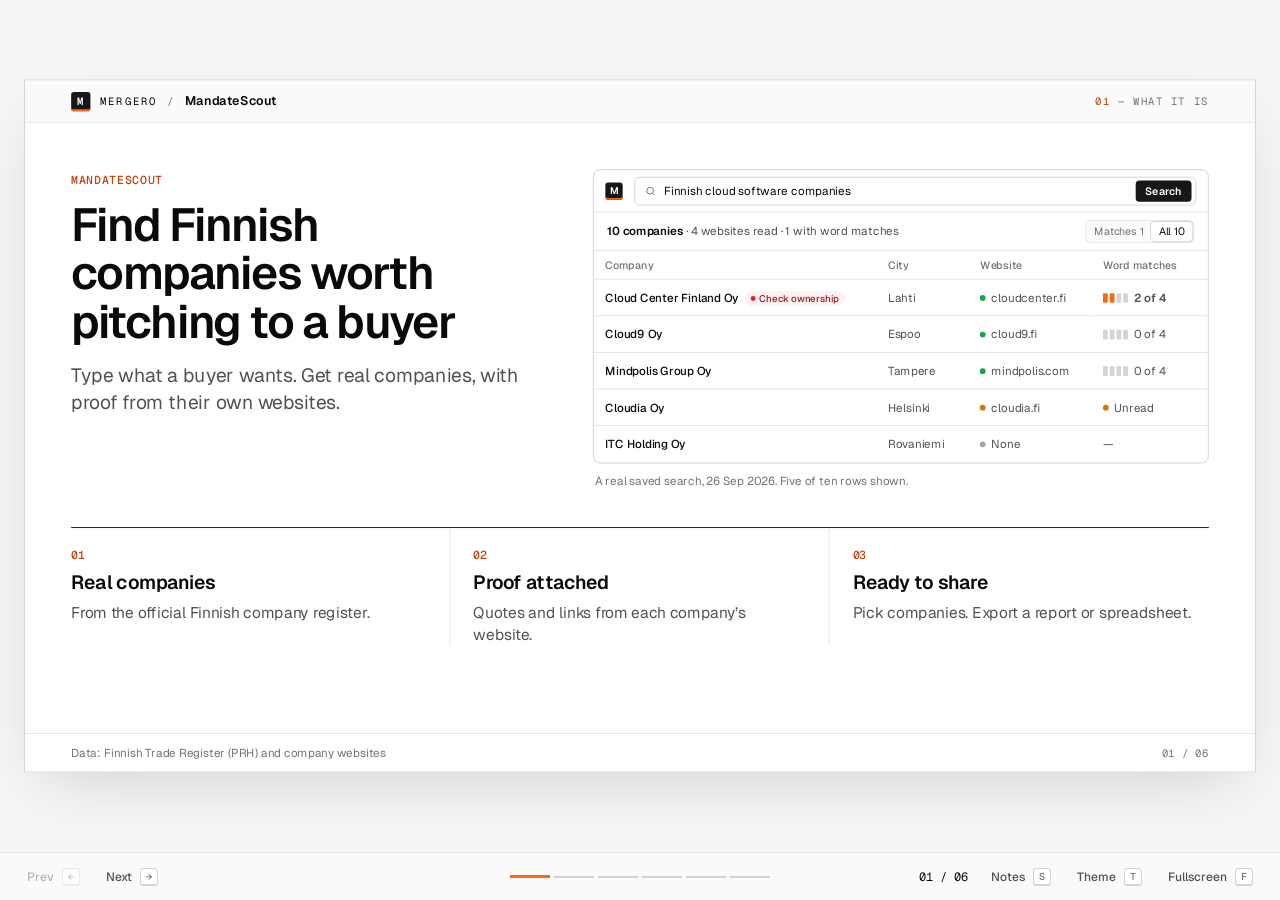
<file: slides.html>
<!DOCTYPE html>
<html lang="en">
<head>
  <meta charset="UTF-8">
  <meta name="viewport" content="width=device-width, initial-scale=1.0">
  <title>MandateScout · Pitch</title>
  <link rel="preconnect" href="https://fonts.googleapis.com">
  <link rel="preconnect" href="https://fonts.gstatic.com" crossorigin>
  <link rel="stylesheet" href="https://fonts.googleapis.com/css2?family=Geist:wght@400;500;600;700&family=Geist+Mono:wght@400;500;600&display=swap">
  <style>
    :root {
      --font-sans: "Geist", "Plus Jakarta Sans", "Segoe UI Variable Text", "Segoe UI", system-ui, sans-serif;
      --font-mono: "Geist Mono", "JetBrains Mono", "Cascadia Mono", ui-monospace, Consolas, monospace;

      --canvas: #f5f5f5;
      --frame: #ffffff;
      --chrome: #fafafa;
      --border: #e5e5e5;
      --border-strong: #d4d4d4;
      --fg: #0a0a0a;
      --fg-2: #525252;
      --fg-3: #737373;
      --ink: #171717;
      --ink-fg: #ffffff;
      --accent: #f76b15;
      --accent-text: #c2410c;
      --accent-soft: #fff4ec;

      --ok-bg: #effaf3;  --ok-fg: #15613a;  --ok-dot: #16a34a;  --ok-ring: rgba(22, 163, 74, 0.2);
      --warn-bg: #fdf6e7; --warn-fg: #8a4b06; --warn-dot: #d97706; --warn-ring: rgba(217, 119, 6, 0.22);
      --mute-bg: #f4f4f4; --mute-fg: #525252; --mute-dot: #a3a3a3; --mute-ring: rgba(0, 0, 0, 0.08);
      --flag-bg: #fdf0f0; --flag-fg: #9b1c1c; --flag-dot: #dc2626; --flag-ring: rgba(220, 38, 38, 0.2);

      --h-controls: 48px;
    }

    [data-theme="dark"] {
      --canvas: #050505;
      --frame: #0a0a0a;
      --chrome: #111111;
      --border: #262626;
      --border-strong: #363636;
      --fg: #fafafa;
      --fg-2: #a3a3a3;
      --fg-3: #8a8a8a;
      --ink: #fafafa;
      --ink-fg: #0a0a0a;
      --accent: #ff802b;
      --accent-text: #ff9a52;
      --accent-soft: rgba(255, 128, 43, 0.1);

      --ok-bg: rgba(34, 197, 94, 0.1);   --ok-fg: #7ee2a8;  --ok-dot: #22c55e;  --ok-ring: rgba(34, 197, 94, 0.22);
      --warn-bg: rgba(245, 158, 11, 0.1); --warn-fg: #fcc865; --warn-dot: #f59e0b; --warn-ring: rgba(245, 158, 11, 0.22);
      --mute-bg: rgba(255, 255, 255, 0.05); --mute-fg: #b4b4b4; --mute-dot: #737373; --mute-ring: rgba(255, 255, 255, 0.08);
      --flag-bg: rgba(239, 68, 68, 0.1);  --flag-fg: #fca5a5; --flag-dot: #ef4444; --flag-ring: rgba(239, 68, 68, 0.24);
    }

    *, *::before, *::after { box-sizing: border-box; margin: 0; padding: 0; }
    html, body { height: 100%; }
    body {
      font-family: var(--font-sans);
      color: var(--fg);
      background: var(--canvas);
      -webkit-font-smoothing: antialiased;
      overflow: hidden;
      display: flex;
      flex-direction: column;
    }
    button { font: inherit; color: inherit; background: none; border: 0; cursor: pointer; }
    button:disabled { opacity: 0.4; cursor: default; }
    :focus-visible { outline: 2px solid var(--accent); outline-offset: 2px; }
    a { color: inherit; }
    ul, ol { list-style: none; }
    .mono { font-family: var(--font-mono); }
    code { font-family: var(--font-mono); font-size: 0.92em; padding: 0 4px; border: 1px solid var(--border); border-radius: 3px; background: var(--chrome); }

    /* ── Stage: fixed 16:9 frame scaled to the viewport ─────────────────── */
    .viewport { position: relative; flex: 1; min-height: 0; display: grid; place-items: center; overflow: hidden; }
    .stage { width: 1280px; height: 720px; transform-origin: center center; transform: scale(var(--k, 1)); flex-shrink: 0; }
    .slide { display: none; width: 100%; height: 100%; }
    .slide.active { display: block; }
    .frame {
      position: relative; width: 100%; height: 100%;
      display: grid; grid-template-rows: 44px minmax(0, 1fr) 40px;
      background: var(--frame);
      border: 1px solid var(--border-strong);
      box-shadow: 0 24px 64px -24px rgba(0, 0, 0, 0.18);
      animation: enter 0.24s cubic-bezier(0.16, 1, 0.3, 1);
    }
    @keyframes enter { from { opacity: 0.6; transform: translateY(4px); } }

    .frame-top, .frame-foot {
      display: flex; align-items: center; justify-content: space-between;
      padding: 0 48px;
      font-family: var(--font-mono); font-size: 11px; letter-spacing: 0.08em; text-transform: uppercase;
      color: var(--fg-3);
    }
    .frame-top { border-bottom: 1px solid var(--border); background: var(--chrome); }
    .frame-foot { border-top: 1px solid var(--border); text-transform: none; letter-spacing: 0; font-family: var(--font-sans); font-size: 12px; }
    .frame-foot .mono { font-family: var(--font-mono); font-size: 11px; }
    .brand { display: inline-flex; align-items: center; gap: 10px; color: var(--fg); letter-spacing: 0.14em; }
    .brand-mark {
      display: inline-grid; place-items: center; width: 20px; height: 20px;
      font-size: 11px; font-weight: 600; letter-spacing: 0;
      color: var(--ink-fg); background: var(--ink); border-radius: 3px;
      box-shadow: inset 0 -2px 0 var(--accent);
    }
    .brand b { font-family: var(--font-sans); font-weight: 600; letter-spacing: -0.01em; text-transform: none; font-size: 13px; }
    .brand .sep { color: var(--fg-3); }
    .section-no { color: var(--accent-text); }

    .body { padding: 48px 48px 32px; display: flex; flex-direction: column; min-height: 0; }
    .eyebrow { font-family: var(--font-mono); font-size: 12px; font-weight: 500; letter-spacing: 0.08em; text-transform: uppercase; color: var(--accent-text); }
    .title { margin-top: 12px; font-size: 48px; font-weight: 600; letter-spacing: -0.035em; line-height: 1.05; max-width: 20ch; }
    .title-sm { font-size: 40px; max-width: 28ch; }
    .lede { margin-top: 16px; font-size: 20px; line-height: 1.4; color: var(--fg-2); max-width: 44ch; }
    .content { margin-top: 40px; flex: 1; min-height: 0; display: flex; flex-direction: column; }
    .content.center { justify-content: center; padding-bottom: 32px; }

    /* Column system: hairline-separated, no nested cards */
    .cols { display: grid; border-top: 1px solid var(--ink); }
    .cols-2 { grid-template-columns: 1fr 1fr; }
    .cols-3 { grid-template-columns: repeat(3, 1fr); }
    .cols-4 { grid-template-columns: repeat(4, 1fr); }
    .col { padding: 20px 24px 0; border-right: 1px solid var(--border); display: flex; flex-direction: column; gap: 8px; min-width: 0; }
    .col:first-child { padding-left: 0; }
    .col:last-child { border-right: 0; padding-right: 0; }
    .col-no { font-family: var(--font-mono); font-size: 12px; font-weight: 500; color: var(--accent-text); }
    .col-title { font-size: 20px; font-weight: 600; letter-spacing: -0.02em; line-height: 1.2; }
    .col-text { font-size: 16px; line-height: 1.45; color: var(--fg-2); }
    .col-foot { margin-top: auto; padding: 16px 0 4px; }

    .pill {
      --p-bg: var(--mute-bg); --p-fg: var(--mute-fg); --p-dot: var(--mute-dot); --p-ring: var(--mute-ring);
      display: inline-flex; align-items: center; gap: 6px;
      height: 24px; padding: 0 10px 0 8px;
      font-size: 12px; font-weight: 500; line-height: 1;
      color: var(--p-fg); background: var(--p-bg); box-shadow: inset 0 0 0 1px var(--p-ring);
      border-radius: 999px; white-space: nowrap;
    }
    .pill i { width: 6px; height: 6px; border-radius: 50%; background: var(--p-dot); }
    .pill-ok   { --p-bg: var(--ok-bg);   --p-fg: var(--ok-fg);   --p-dot: var(--ok-dot);   --p-ring: var(--ok-ring); }
    .pill-warn { --p-bg: var(--warn-bg); --p-fg: var(--warn-fg); --p-dot: var(--warn-dot); --p-ring: var(--warn-ring); }
    .pill-flag { --p-bg: var(--flag-bg); --p-fg: var(--flag-fg); --p-dot: var(--flag-dot); --p-ring: var(--flag-ring); }
    .pill-sm { height: 18px; font-size: 10.5px; padding: 0 7px 0 6px; }

    /* ── App mock (mirrors product/static) ─────────────────────────────── */
    .mock { border: 1px solid var(--border-strong); border-radius: 8px; overflow: hidden; background: var(--frame); }
    .mock-top { display: flex; align-items: center; gap: 12px; height: 44px; padding: 0 12px; border-bottom: 1px solid var(--border); }
    .mock-top .brand-mark { width: 18px; height: 18px; font-size: 10px; }
    .mock-search {
      flex: 1; display: flex; align-items: center; gap: 8px; height: 30px; padding: 0 4px 0 10px;
      border: 1px solid var(--border-strong); border-radius: 6px; font-size: 12px; color: var(--fg);
    }
    .mock-search svg { width: 12px; height: 12px; stroke: var(--fg-3); fill: none; stroke-width: 2; flex-shrink: 0; }
    .mock-search span { flex: 1; }
    .mock-search b { height: 22px; padding: 0 10px; display: inline-flex; align-items: center; border-radius: 4px; background: var(--ink); color: var(--ink-fg); font-size: 11px; font-weight: 600; }
    .mock-sum { display: flex; align-items: center; justify-content: space-between; gap: 12px; height: 40px; padding: 0 14px; font-size: 12px; color: var(--fg-2); border-bottom: 1px solid var(--border); }
    .mock-sum strong { color: var(--fg); font-weight: 600; }
    .mock-seg { display: inline-flex; padding: 2px; border-radius: 6px; background: var(--chrome); box-shadow: inset 0 0 0 1px var(--border); font-size: 11px; }
    .mock-seg span { padding: 3px 8px; border-radius: 4px; color: var(--fg-3); }
    .mock-seg span.on { background: var(--frame); color: var(--fg); box-shadow: 0 0 0 1px var(--border-strong); }
    .mini { width: 100%; border-collapse: separate; border-spacing: 0; table-layout: fixed; font-size: 12px; }
    .mini th { height: 30px; padding: 0 12px; text-align: left; font-size: 11px; font-weight: 500; color: var(--fg-3); border-bottom: 1px solid var(--border); }
    .mini td { height: 38px; padding: 0 12px; border-bottom: 1px solid var(--border); white-space: nowrap; overflow: hidden; text-overflow: ellipsis; color: var(--fg-2); }
    .mini tr:last-child td { border-bottom: 0; }
    .mini td.n { color: var(--fg); font-weight: 500; }
    .flagtag { display: inline-flex; align-items: center; gap: 4px; margin-left: 6px; padding: 1px 6px; border-radius: 999px; font-size: 10px; font-weight: 500; color: var(--flag-fg); background: var(--flag-bg); vertical-align: 1px; }
    .flagtag::before { content: ""; width: 5px; height: 5px; border-radius: 50%; background: var(--flag-dot); }
    .dot { display: inline-block; width: 6px; height: 6px; margin-right: 6px; border-radius: 50%; background: var(--mute-dot); vertical-align: 1px; }
    .dot.ok { background: var(--ok-dot); }
    .dot.warn { background: var(--warn-dot); }
    .bars { display: inline-flex; gap: 2px; margin-right: 6px; vertical-align: -1px; }
    .bars i { width: 5px; height: 10px; border-radius: 1px; background: var(--border-strong); }
    .bars i.on { background: var(--accent); }
    .hit { color: var(--fg); font-weight: 600; }
    .mock-cap { padding: 10px 2px 0; font-size: 12px; color: var(--fg-3); }

    /* Slide 1 hero split */
    .hero { display: grid; grid-template-columns: 1fr 640px; gap: 48px; align-items: start; }

    /* Slide 2 */
    .qlist { border-top: 1px solid var(--border); }
    .qlist li { display: grid; grid-template-columns: 48px 1fr; align-items: baseline; padding: 22px 0; border-bottom: 1px solid var(--border); font-size: 26px; font-weight: 500; letter-spacing: -0.015em; }
    .qlist li span:first-child { font-family: var(--font-mono); font-size: 13px; color: var(--accent-text); }
    .statement { font-size: 40px; font-weight: 600; letter-spacing: -0.03em; line-height: 1.15; max-width: 16ch; }
    .callout { margin-top: 24px; padding: 16px 20px; border-left: 3px solid var(--accent); background: var(--accent-soft); font-size: 18px; line-height: 1.45; color: var(--fg); }

    /* Slide 3 steps */
    .steps .col { position: relative; padding-top: 24px; gap: 12px; }
    .steps .col:not(:last-child)::after {
      content: "→"; position: absolute; top: 20px; right: -10px; width: 20px; text-align: center;
      font-family: var(--font-mono); font-size: 15px; color: var(--accent-text); background: var(--frame);
    }
    .step-no { font-family: var(--font-mono); font-size: 56px; font-weight: 500; letter-spacing: -0.04em; line-height: 1; color: var(--accent); }
    .steps .col-title { font-size: 24px; }
    .steps .col-text { font-size: 18px; }
    .ex { font-family: var(--font-mono); font-size: 12px; color: var(--fg-3); }

    /* Slide 4 proof */
    .proof { display: grid; grid-template-columns: 520px 1fr; gap: 56px; align-items: start; }
    .dmock { border: 1px solid var(--border-strong); border-radius: 8px; overflow: hidden; background: var(--frame); font-size: 12px; }
    .dmock-head { padding: 14px 18px 12px; border-bottom: 1px solid var(--border); }
    .dmock-head b { display: block; font-size: 16px; font-weight: 600; letter-spacing: -0.01em; }
    .dmock-head span { color: var(--fg-3); }
    .dmock-body { padding: 14px 18px 16px; display: flex; flex-direction: column; gap: 12px; }
    .dflag { padding: 10px 12px; border-radius: 6px; background: var(--flag-bg); color: var(--flag-fg); line-height: 1.4; }
    .dlabel { font-size: 11px; font-weight: 500; color: var(--fg-3); }
    .dquote { padding-left: 10px; border-left: 2px solid var(--accent); line-height: 1.45; color: var(--fg); }
    .dquote em { display: block; margin-top: 2px; font-style: normal; color: var(--fg-3); }
    .dsrc { margin-top: 4px; color: var(--fg-3); }
    .dsrc u { text-underline-offset: 2px; text-decoration-color: var(--border-strong); }
    .tags { display: flex; flex-wrap: wrap; align-items: center; gap: 6px; }
    .tags .k { width: 64px; color: var(--fg-3); }
    .tag { padding: 2px 8px; border-radius: 4px; font-size: 11px; box-shadow: inset 0 0 0 1px var(--border-strong); color: var(--fg-3); }
    .tag.on { color: var(--ok-fg); background: var(--ok-bg); box-shadow: inset 0 0 0 1px var(--ok-ring); }
    .side-h { font-size: 13px; font-weight: 600; letter-spacing: 0.02em; color: var(--fg-3); text-transform: uppercase; font-family: var(--font-mono); }
    .checks { margin-top: 12px; border-top: 1px solid var(--ink); }
    .checks li { display: grid; grid-template-columns: 28px 1fr; align-items: baseline; padding: 14px 0; border-bottom: 1px solid var(--border); font-size: 20px; font-weight: 500; letter-spacing: -0.015em; }
    .checks li::before { content: "✓"; font-size: 16px; color: var(--ok-dot); }
    .unknown-list { margin-top: 12px; display: flex; flex-wrap: wrap; gap: 8px; }
    .unknown-list .pill { height: 30px; padding: 0 14px 0 12px; font-size: 14px; }
    .side-note { margin-top: 12px; font-size: 16px; color: var(--fg-2); }

    /* Slide 5 buyers */
    .table { width: 100%; border-collapse: separate; border-spacing: 0; font-size: 16px; border-top: 1px solid var(--ink); }
    .table th { height: 40px; padding: 0 16px; text-align: left; font-size: 12px; font-weight: 500; color: var(--fg-3); border-bottom: 1px solid var(--border-strong); }
    .table th:first-child, .table td:first-child { padding-left: 0; }
    .table td { height: 60px; padding: 0 16px; border-bottom: 1px solid var(--border); color: var(--fg-2); }
    .table td.name { color: var(--fg); font-weight: 600; white-space: nowrap; }
    .table td.size { font-family: var(--font-mono); font-size: 14px; color: var(--fg); white-space: nowrap; }
    .table tr.muted td { color: var(--fg-3); }

    /* Slide 6 metrics */
    .metrics { display: grid; grid-template-columns: repeat(5, 1fr); border-top: 1px solid var(--ink); border-bottom: 1px solid var(--border); }
    .metric { padding: 16px 20px 16px 0; border-right: 1px solid var(--border); }
    .metric + .metric { padding-left: 20px; }
    .metric:last-child { border-right: 0; }
    .metric dt { font-size: 13px; color: var(--fg-3); }
    .metric dd { margin-top: 6px; font-family: var(--font-mono); font-size: 44px; font-weight: 500; letter-spacing: -0.03em; line-height: 1; font-variant-numeric: tabular-nums; }
    .metric dd small { font-size: 20px; color: var(--fg-3); margin-left: 2px; }
    .metric.accent dd { color: var(--accent-text); }
    .metrics-cap { padding: 8px 0 0; font-size: 13px; color: var(--fg-3); }
    .cols-tight { margin-top: 32px; }
    .rows { border-top: 1px solid var(--border); }
    .rows li { display: grid; grid-template-columns: 110px 1fr; gap: 12px; align-items: baseline; padding: 10px 0; border-bottom: 1px solid var(--border); font-size: 16px; color: var(--fg-2); }
    .rows li b { color: var(--fg); font-weight: 600; }
    .rows.plain li { grid-template-columns: 20px 1fr; }
    .rows.plain li::before { content: "→"; font-family: var(--font-mono); font-size: 13px; color: var(--accent-text); }

    /* Speaker notes panel */
    .notes { display: none; }
    .notes-panel {
      flex-shrink: 0; max-height: 32vh; overflow-y: auto; padding: 16px 24px;
      font-size: 14px; line-height: 1.6; color: var(--fg-2);
      background: var(--frame); border-top: 1px solid var(--border-strong);
    }
    .notes-panel .notes-title { font-family: var(--font-mono); font-size: 11px; letter-spacing: 0.08em; text-transform: uppercase; color: var(--accent-text); margin-bottom: 8px; }
    .notes-panel p + p { margin-top: 8px; }
    .notes-panel strong { color: var(--fg); }
    .notes-panel a { color: var(--fg); text-decoration-color: var(--border-strong); text-underline-offset: 2px; }
    .notes-panel a:hover { color: var(--accent-text); }
    .hidden { display: none !important; }

    /* Controls */
    .controls {
      flex-shrink: 0; height: var(--h-controls);
      display: grid; grid-template-columns: 1fr auto 1fr; align-items: center; gap: 16px;
      padding: 0 16px; background: var(--chrome); border-top: 1px solid var(--border);
      font-size: 12px; color: var(--fg-2);
    }
    .ctrl-group { display: flex; align-items: center; gap: 4px; }
    .ctrl-group.right { justify-content: flex-end; }
    .ctrl {
      display: inline-flex; align-items: center; gap: 8px; height: 28px; padding: 0 10px;
      font-size: 12px; font-weight: 500; color: var(--fg-2);
      border: 1px solid transparent; border-radius: 4px;
    }
    .ctrl:hover:not(:disabled) { color: var(--fg); background: var(--frame); border-color: var(--border); }
    .ctrl[aria-pressed="true"] { color: var(--accent-text); }
    .kbd {
      display: inline-flex; align-items: center; justify-content: center;
      min-width: 18px; height: 18px; padding: 0 4px;
      font-family: var(--font-mono); font-size: 10px; color: var(--fg-3);
      background: var(--frame); border: 1px solid var(--border-strong); border-bottom-width: 2px; border-radius: 3px;
    }
    .ctrl[aria-pressed="true"] .kbd { color: var(--accent-text); border-color: currentColor; }
    .progress { display: flex; gap: 4px; }
    .seg { width: 40px; height: 16px; display: grid; align-items: center; }
    .seg::before { content: ""; height: 2px; background: var(--border-strong); transition: background-color 0.15s; }
    .seg:hover::before { background: var(--fg-3); }
    .seg.done::before { background: var(--fg-2); }
    .seg.active::before { background: var(--accent); height: 3px; }
    .counter { font-family: var(--font-mono); font-size: 12px; color: var(--fg); margin-right: 8px; font-variant-numeric: tabular-nums; }

    /* Print: one landscape page per slide; notes print only when toggled on */
    @media print {
      @page { size: 1280px 720px; margin: 0; }
      html, body { height: auto; overflow: visible; background: #fff; }
      .controls, .notes-panel { display: none !important; }
      .viewport { display: block; overflow: visible; }
      .stage { transform: none !important; width: 1280px; height: auto; }
      .slide { display: block !important; width: 1280px; height: auto; }
      .frame { height: 720px; box-shadow: none; border: 0; animation: none; break-after: page; page-break-after: always; }
      body.show-notes .notes { display: block; padding: 48px 64px; font-size: 16px; line-height: 1.6; break-after: page; page-break-after: always; }
      body.show-notes .notes .notes-title { font-family: var(--font-mono); font-size: 12px; text-transform: uppercase; letter-spacing: 0.08em; margin-bottom: 12px; }
      body.show-notes .notes p + p { margin-top: 10px; }
      * { -webkit-print-color-adjust: exact; print-color-adjust: exact; }
    }

    @media (prefers-reduced-motion: reduce) {
      .frame { animation: none; }
    }
  </style>
</head>
<body>

  <main class="viewport" id="viewport">
    <div class="stage" id="stage">

      <!-- ── 01 ─────────────────────────────────────────────────────────── -->
      <section class="slide active" data-index="1" aria-label="Slide 1: Find Finnish companies worth pitching to a buyer">
        <div class="frame">
          <header class="frame-top">
            <span class="brand"><span class="brand-mark">M</span>MERGERO <span class="sep">/</span> <b>MandateScout</b></span>
            <span><span class="section-no">01</span> — What it is</span>
          </header>
          <div class="body">
            <div class="hero">
              <div>
                <span class="eyebrow">MandateScout</span>
                <h1 class="title">Find Finnish companies worth pitching to a buyer</h1>
                <p class="lede">Type what a buyer wants. Get real companies, with proof from their own websites.</p>
              </div>
              <figure aria-label="The app, showing a real saved search">
                <div class="mock">
                  <div class="mock-top">
                    <span class="brand-mark">M</span>
                    <div class="mock-search">
                      <svg viewBox="0 0 24 24" aria-hidden="true"><circle cx="11" cy="11" r="7"/><path d="m20 20-3.5-3.5"/></svg>
                      <span>Finnish cloud software companies</span>
                      <b>Search</b>
                    </div>
                  </div>
                  <div class="mock-sum">
                    <span><strong>10 companies</strong> · 4 websites read · 1 with word matches</span>
                    <span class="mock-seg"><span>Matches 1</span><span class="on">All 10</span></span>
                  </div>
                  <table class="mini">
                    <colgroup><col style="width:46%"><col style="width:15%"><col style="width:20%"><col style="width:19%"></colgroup>
                    <thead><tr><th>Company</th><th>City</th><th>Website</th><th>Word matches</th></tr></thead>
                    <tbody>
                      <tr><td class="n">Cloud Center Finland Oy<span class="flagtag">Check ownership</span></td><td>Lahti</td><td><span class="dot ok"></span>cloudcenter.fi</td><td class="hit"><span class="bars"><i class="on"></i><i class="on"></i><i></i><i></i></span>2 of 4</td></tr>
                      <tr><td class="n">Cloud9 Oy</td><td>Espoo</td><td><span class="dot ok"></span>cloud9.fi</td><td><span class="bars"><i></i><i></i><i></i><i></i></span>0 of 4</td></tr>
                      <tr><td class="n">Mindpolis Group Oy</td><td>Tampere</td><td><span class="dot ok"></span>mindpolis.com</td><td><span class="bars"><i></i><i></i><i></i><i></i></span>0 of 4</td></tr>
                      <tr><td class="n">Cloudia Oy</td><td>Helsinki</td><td><span class="dot warn"></span>cloudia.fi</td><td><span class="dot warn"></span>Unread</td></tr>
                      <tr><td class="n">ITC Holding Oy</td><td>Rovaniemi</td><td><span class="dot"></span>None</td><td>—</td></tr>
                    </tbody>
                  </table>
                </div>
                <figcaption class="mock-cap">A real saved search, 26 Sep 2026. Five of ten rows shown.</figcaption>
              </figure>
            </div>
            <div class="content">
              <div class="cols cols-3">
                <div class="col">
                  <span class="col-no">01</span>
                  <h2 class="col-title">Real companies</h2>
                  <p class="col-text">From the official Finnish company register.</p>
                </div>
                <div class="col">
                  <span class="col-no">02</span>
                  <h2 class="col-title">Proof attached</h2>
                  <p class="col-text">Quotes and links from each company’s website.</p>
                </div>
                <div class="col">
                  <span class="col-no">03</span>
                  <h2 class="col-title">Ready to share</h2>
                  <p class="col-text">Pick companies. Export a report or spreadsheet.</p>
                </div>
              </div>
            </div>
          </div>
          <footer class="frame-foot"><span>Data: Finnish Trade Register (PRH) and company websites</span><span class="mono">01 / 06</span></footer>
        </div>
        <div class="notes">
          <div class="notes-title">Speaker notes · slide 1</div>
          <p><strong>Say:</strong> Mergero closes deals, but finding the right companies to talk to is still slow manual work. MandateScout does the first round of research. You type what a buyer wants, and it returns real Finnish companies with proof from their own websites.</p>
          <p><strong>Screen data:</strong> the rows come from saved search <code>run_20260926_203346_d9ab05</code> (“Cloud”, industry code 62). They are leads to check, not qualified targets. The red “Check ownership” tag means the website mentions a merger.</p>
          <p><strong>Sources:</strong> PRH Open Data (<a href="https://avoindata.prh.fi/opendata-ytj-api/v3/companies" target="_blank">avoindata.prh.fi</a>); <a href="../../README.md">README.md</a>.</p>
        </div>
      </section>

      <!-- ── 02 ─────────────────────────────────────────────────────────── -->
      <section class="slide" data-index="2" aria-label="Slide 2: The problem">
        <div class="frame">
          <header class="frame-top">
            <span class="brand"><span class="brand-mark">M</span>MERGERO <span class="sep">/</span> <b>MandateScout</b></span>
            <span><span class="section-no">02</span> — The problem</span>
          </header>
          <div class="body">
            <span class="eyebrow">Why it matters</span>
            <h1 class="title title-sm">Before every buyer call, someone checks each company by hand</h1>
            <div class="content center">
              <div class="cols cols-2" style="border-top: 0;">
                <div class="col">
                  <ol class="qlist">
                    <li><span>01</span><span>Is it real and still active?</span></li>
                    <li><span>02</span><span>What does it actually do?</span></li>
                    <li><span>03</span><span>Has it been sold or merged?</span></li>
                  </ol>
                </div>
                <div class="col" style="padding-left: 56px;">
                  <p class="statement">One wrong fact can cost a buyer’s trust.</p>
                  <p class="callout">Databases list companies.<br><strong>MandateScout shows the proof behind each one.</strong></p>
                </div>
              </div>
            </div>
          </div>
          <footer class="frame-foot"><span>Tools such as Inven and Grata help with discovery. We make no claims about their features or prices.</span><span class="mono">02 / 06</span></footer>
        </div>
        <div class="notes">
          <div class="notes-title">Speaker notes · slide 2</div>
          <p><strong>Say:</strong> Before an advisor pitches a company to a buyer, they must answer three basic questions. Today that means opening the company register and each website by hand. An outdated name or a company that was already sold makes the advisor look unprepared.</p>
          <p>Sourcing databases already exist. We do not compete with them. We add a check step that shows where every fact came from.</p>
        </div>
      </section>

      <!-- ── 03 ─────────────────────────────────────────────────────────── -->
      <section class="slide" data-index="3" aria-label="Slide 3: How it works">
        <div class="frame">
          <header class="frame-top">
            <span class="brand"><span class="brand-mark">M</span>MERGERO <span class="sep">/</span> <b>MandateScout</b></span>
            <span><span class="section-no">03</span> — How it works</span>
          </header>
          <div class="body">
            <span class="eyebrow">How it works</span>
            <h1 class="title title-sm" style="max-width: none;">From one sentence to a shortlist in seconds</h1>
            <div class="content center">
              <div class="cols cols-4 steps">
                <div class="col">
                  <span class="step-no">01</span>
                  <h2 class="col-title">Describe</h2>
                  <p class="col-text">Type the kind of company you want.</p>
                  <div class="col-foot"><span class="ex">“CNC machining”</span></div>
                </div>
                <div class="col">
                  <span class="step-no">02</span>
                  <h2 class="col-title">Search the register</h2>
                  <p class="col-text">We find active Finnish companies in that industry.</p>
                  <div class="col-foot"><span class="pill pill-ok"><i></i>Official data</span></div>
                </div>
                <div class="col">
                  <span class="step-no">03</span>
                  <h2 class="col-title">Read websites</h2>
                  <p class="col-text">We quote any passage that uses your search words.</p>
                  <div class="col-foot"><span class="pill pill-ok"><i></i>Source link on every quote</span></div>
                </div>
                <div class="col">
                  <span class="step-no">04</span>
                  <h2 class="col-title">Pick and export</h2>
                  <p class="col-text">Tick companies. Download a report or spreadsheet.</p>
                  <div class="col-foot"><span class="pill pill-ok"><i></i>Report · Excel</span></div>
                </div>
              </div>
            </div>
          </div>
          <footer class="frame-foot"><span>Measured: 7 to 15 seconds per search · runs on one laptop</span><span class="mono">03 / 06</span></footer>
        </div>
        <div class="notes">
          <div class="notes-title">Speaker notes · slide 3</div>
          <p><strong>Say:</strong> The advisor types one sentence. An AI planner turns it into an industry code and a few search words in Finnish and English. We search the official register, read each company’s website and quote what matches. The advisor ticks the good ones and exports a report with every source link.</p>
          <p><strong>Demo tip:</strong> click “Open a saved example” first. It loads instantly and does not depend on the network.</p>
          <p><strong>Behind the scenes:</strong> Python standard library, local server on port 8787, 53 automated tests. The AI only chooses search settings. It never runs commands. Timing from <a href="../../benchmarks/RESULTS.md">benchmarks/RESULTS.md</a> (7.3 s to 14.7 s per search).</p>
        </div>
      </section>

      <!-- ── 04 ─────────────────────────────────────────────────────────── -->
      <section class="slide" data-index="4" aria-label="Slide 4: Every result shows its proof">
        <div class="frame">
          <header class="frame-top">
            <span class="brand"><span class="brand-mark">M</span>MERGERO <span class="sep">/</span> <b>MandateScout</b></span>
            <span><span class="section-no">04</span> — Trust</span>
          </header>
          <div class="body">
            <span class="eyebrow">Trust</span>
            <h1 class="title title-sm">Every result shows its proof</h1>
            <div class="content" style="margin-top: 32px;">
              <div class="proof">
                <figure class="dmock" aria-label="Company details panel in the app">
                  <div class="dmock-head"><b>Cloud Center Finland Oy</b><span>Lahti · Computer programming · Website read</span></div>
                  <div class="dmock-body">
                    <div class="dflag"><strong>Check ownership.</strong> The website mentions a merger. Confirm who owns the company before pitching.</div>
                    <div>
                      <div class="dlabel">What we found</div>
                      <p class="dquote" style="margin-top: 6px;">“Cloud Center Comspot ja Cloud Center Finland yhdistivät voimansa…”<em>Cloud Center Comspot and Cloud Center Finland joined forces.</em></p>
                      <p class="dsrc">Source: <u>cloudcenter.fi</u></p>
                    </div>
                    <div class="tags"><span class="k">Found</span><span class="tag on">cloud</span><span class="tag on">software</span></div>
                    <div class="tags"><span class="k">Not found</span><span class="tag">saas</span><span class="tag">security</span></div>
                  </div>
                </figure>
                <div>
                  <h2 class="side-h">What you get</h2>
                  <ul class="checks">
                    <li>A quote from the company’s own website</li>
                    <li>A link to the official register record</li>
                    <li>A warning when a site mentions a merger</li>
                  </ul>
                  <h2 class="side-h" style="margin-top: 32px;">What we never guess</h2>
                  <div class="unknown-list">
                    <span class="pill pill-warn"><i></i>Revenue and profit</span>
                    <span class="pill pill-warn"><i></i>Who owns it</span>
                    <span class="pill pill-warn"><i></i>Will the owners sell</span>
                  </div>
                  <p class="side-note">The advisor confirms these in the first conversation.</p>
                </div>
              </div>
            </div>
          </div>
          <footer class="frame-foot"><span>A word match means the words appear on the site. It does not mean the company fits a buyer.</span><span class="mono">04 / 06</span></footer>
        </div>
        <div class="notes">
          <div class="notes-title">Speaker notes · slide 4</div>
          <p><strong>Say:</strong> Click any company and you see exactly why it is on the list: a quote from its website, the link, and the official register record. Here the tool caught something useful. The website says the company merged, so it shows a “Check ownership” warning before anyone pitches it.</p>
          <p>We are honest about what public data cannot tell you: revenue, ownership and whether the owners want to sell. The tool leaves these blank on purpose. That is the advisor’s job, and where Mergero adds value.</p>
          <p><strong>Checked:</strong> the Cloud Center quote was opened and verified on the live website (<a href="PARENT_QA.md">PARENT_QA.md</a>).</p>
        </div>
      </section>

      <!-- ── 05 ─────────────────────────────────────────────────────────── -->
      <section class="slide" data-index="5" aria-label="Slide 5: Built around real buyers">
        <div class="frame">
          <header class="frame-top">
            <span class="brand"><span class="brand-mark">M</span>MERGERO <span class="sep">/</span> <b>MandateScout</b></span>
            <span><span class="section-no">05</span> — Buyers</span>
          </header>
          <div class="body">
            <span class="eyebrow">Buyer profiles</span>
            <h1 class="title title-sm">Built around what real buyers ask for</h1>
            <p class="lede">Five buyer profiles, taken from their own public websites.</p>
            <div class="content" style="margin-top: 32px;">
              <table class="table">
                <colgroup><col style="width:22%"><col style="width:20%"><col><col style="width:150px"></colgroup>
                <thead><tr><th>Buyer</th><th>Company size</th><th>What they look for</th><th>Source</th></tr></thead>
                <tbody>
                  <tr><td class="name">Teqnion</td><td class="size">SEK 25–150M</td><td>Profitable niche industrial companies</td><td><span class="pill pill-ok"><i></i>Checked</span></td></tr>
                  <tr><td class="name">Indutrade</td><td class="size">SEK 50–200M sales</td><td>Niche technical firms, owned for the long term</td><td><span class="pill pill-ok"><i></i>Checked</span></td></tr>
                  <tr><td class="name">Lifco</td><td class="size">Proven profit</td><td>Niche leaders. No weapons, tobacco or mining</td><td><span class="pill pill-ok"><i></i>Checked</span></td></tr>
                  <tr><td class="name">Sponsor Capital</td><td class="size">EUR 15–200M sales</td><td>Profitable Finnish firms, 4–7 year partnership</td><td><span class="pill pill-ok"><i></i>Checked</span></td></tr>
                  <tr class="muted"><td class="name">Relais Group</td><td class="size">—</td><td>Website could not be opened. Nothing made up.</td><td><span class="pill pill-flag"><i></i>Not available</span></td></tr>
                </tbody>
              </table>
            </div>
          </div>
          <footer class="frame-foot"><span>Pick a buyer under “Advanced” and the search uses their criteria</span><span class="mono">05 / 06</span></footer>
        </div>
        <div class="notes">
          <div class="notes-title">Speaker notes · slide 5</div>
          <p><strong>Say:</strong> Each buyer profile comes from what the buyer publishes about its own acquisition strategy. Choose a buyer and MandateScout searches with its criteria. When a source cannot be reached, like Relais here, the tool says so and does not invent anything.</p>
          <p><strong>Sources:</strong> Teqnion (<a href="https://www.teqnion.se/en/subsidiaries/#acquisitionstrategy" target="_blank">teqnion.se</a>); Indutrade (<a href="https://www.indutrade.com/entrepreneurs/how-we-work/" target="_blank">indutrade.com</a>); Lifco (<a href="https://lifco.se/about-lifco/acquisitions/" target="_blank">lifco.se</a>); Sponsor Capital (<a href="https://www.sponsor.fi/en/toimintatapamme" target="_blank">sponsor.fi</a>); Relais (<a href="https://relais.fi/en/investors/acquisitions/" target="_blank">relais.fi</a>, certificate expired at retrieval). Saved in <a href="../../product/data/buyers.json">product/data/buyers.json</a> with retrieval date and hash.</p>
        </div>
      </section>

      <!-- ── 06 ─────────────────────────────────────────────────────────── -->
      <section class="slide" data-index="6" aria-label="Slide 6: Tested, and ready for a pilot">
        <div class="frame">
          <header class="frame-top">
            <span class="brand"><span class="brand-mark">M</span>MERGERO <span class="sep">/</span> <b>MandateScout</b></span>
            <span><span class="section-no">06</span> — Results and next step</span>
          </header>
          <div class="body">
            <span class="eyebrow">Results and next step</span>
            <h1 class="title title-sm">Tested on real searches. Ready for a pilot.</h1>
            <div class="content" style="margin-top: 32px;">
              <dl class="metrics">
                <div class="metric"><dt>Companies found</dt><dd>45</dd></div>
                <div class="metric"><dt>Total time</dt><dd>34<small>s</small></dd></div>
                <div class="metric"><dt>Websites read</dt><dd>18</dd></div>
                <div class="metric accent"><dt>With word matches</dt><dd>6</dd></div>
                <div class="metric"><dt>Ownership warnings</dt><dd>1</dd></div>
              </dl>
              <p class="metrics-cap">Three live test searches, 27 Sep 2026. These count research results, not qualified deals.</p>
              <div class="cols cols-2 cols-tight">
                <div class="col">
                  <h2 class="col-title">30-day pilot: what we measure</h2>
                  <ul class="rows">
                    <li><b>Time</b><span>Minutes to build a shortlist, vs. by hand</span></li>
                    <li><b>Accuracy</b><span>Facts the advisor did not need to fix</span></li>
                    <li><b>Meetings</b><span>Buyer and owner calls accepted</span></li>
                  </ul>
                </div>
                <div class="col">
                  <h2 class="col-title">Next</h2>
                  <ul class="rows plain">
                    <li><span>Add Sweden’s company register</span></li>
                    <li><span>Add company financials from a licensed source</span></li>
                    <li><span>Connect to Mergero’s deal tools</span></li>
                  </ul>
                </div>
              </div>
            </div>
          </div>
          <footer class="frame-foot"><span>No pilot, outreach or signed mandate has happened yet</span><span class="mono">06 / 06</span></footer>
        </div>
        <div class="notes">
          <div class="notes-title">Speaker notes · slide 6</div>
          <p><strong>Say:</strong> We tested three live searches: cloud software, metal products and machinery. In 34 seconds the tool found 45 real companies, read 18 of their websites, found search words on 6 and raised 1 ownership warning. These are research numbers, not deals, and we do not claim time savings we have not measured.</p>
          <p><strong>Ask:</strong> a 30-day pilot with one Mergero advisor in Helsinki. We compare preparation time and accuracy against the current manual process, and count how many calls get accepted.</p>
          <p><strong>Sources:</strong> <a href="../../benchmarks/RESULTS.md">benchmarks/RESULTS.md</a> (per search: 14.7 s, 12.0 s, 7.3 s); pilot design in <a href="../../PRODUCT_SPEC.md">PRODUCT_SPEC.md</a>.</p>
        </div>
      </section>

    </div>
  </main>

  <aside class="notes-panel hidden" id="notes-panel" aria-live="polite" aria-label="Speaker notes"></aside>

  <footer class="controls">
    <div class="ctrl-group">
      <button class="ctrl" id="prev-btn" title="Previous slide">Prev <span class="kbd">←</span></button>
      <button class="ctrl" id="next-btn" title="Next slide">Next <span class="kbd">→</span></button>
    </div>
    <nav class="progress" id="progress" aria-label="Slides"></nav>
    <div class="ctrl-group right">
      <span class="counter" id="slide-counter">01 / 06</span>
      <button class="ctrl" id="notes-btn" aria-pressed="false" title="Toggle speaker notes (notes also print when on)">Notes <span class="kbd">S</span></button>
      <button class="ctrl" id="theme-btn" title="Toggle theme">Theme <span class="kbd">T</span></button>
      <button class="ctrl" id="fullscreen-btn" title="Toggle fullscreen">Fullscreen <span class="kbd">F</span></button>
    </div>
  </footer>

  <script>
    (function () {
      const slides = Array.from(document.querySelectorAll('.slide'));
      const total = slides.length;
      const stage = document.getElementById('stage');
      const viewport = document.getElementById('viewport');
      const progress = document.getElementById('progress');
      const counter = document.getElementById('slide-counter');
      const prevBtn = document.getElementById('prev-btn');
      const nextBtn = document.getElementById('next-btn');
      const notesBtn = document.getElementById('notes-btn');
      const notesPanel = document.getElementById('notes-panel');
      const themeBtn = document.getElementById('theme-btn');
      const fullscreenBtn = document.getElementById('fullscreen-btn');
      let current = 1;
      let notesVisible = false;
      const pad = (n) => String(n).padStart(2, '0');

      slides.forEach((slide, i) => {
        const seg = document.createElement('button');
        seg.className = 'seg';
        seg.setAttribute('aria-label', `Go to slide ${i + 1}`);
        seg.addEventListener('click', () => go(i + 1));
        progress.appendChild(seg);
      });
      const segs = Array.from(progress.children);

      function fit() {
        const k = Math.min((viewport.clientWidth - 48) / 1280, (viewport.clientHeight - 48) / 720);
        stage.style.setProperty('--k', Math.max(0.2, k).toFixed(4));
      }

      function renderNotes() {
        const notes = slides[current - 1].querySelector('.notes');
        notesPanel.innerHTML = notes ? notes.innerHTML : '';
      }

      function go(index) {
        current = Math.min(total, Math.max(1, index));
        slides.forEach((s, i) => s.classList.toggle('active', i + 1 === current));
        segs.forEach((s, i) => {
          s.classList.toggle('active', i + 1 === current);
          s.classList.toggle('done', i + 1 < current);
          s.setAttribute('aria-current', i + 1 === current ? 'step' : 'false');
        });
        counter.textContent = `${pad(current)} / ${pad(total)}`;
        prevBtn.disabled = current === 1;
        nextBtn.disabled = current === total;
        if (notesVisible) renderNotes();
      }

      function toggleNotes() {
        notesVisible = !notesVisible;
        notesPanel.classList.toggle('hidden', !notesVisible);
        document.body.classList.toggle('show-notes', notesVisible);
        notesBtn.setAttribute('aria-pressed', String(notesVisible));
        if (notesVisible) renderNotes();
        fit();
      }

      function toggleTheme() {
        const root = document.documentElement;
        root.dataset.theme = root.dataset.theme === 'dark' ? 'light' : 'dark';
      }

      function toggleFullscreen() {
        if (!document.fullscreenElement) {
          document.documentElement.requestFullscreen().catch(() => {});
        } else if (document.exitFullscreen) {
          document.exitFullscreen().catch(() => {});
        }
      }

      prevBtn.addEventListener('click', () => go(current - 1));
      nextBtn.addEventListener('click', () => go(current + 1));
      notesBtn.addEventListener('click', toggleNotes);
      themeBtn.addEventListener('click', toggleTheme);
      fullscreenBtn.addEventListener('click', toggleFullscreen);
      window.addEventListener('resize', fit);
      document.addEventListener('fullscreenchange', fit);

      window.addEventListener('keydown', (e) => {
        if (e.target.tagName === 'INPUT' || e.target.tagName === 'TEXTAREA') return;
        if (e.ctrlKey || e.metaKey || e.altKey) return;
        switch (e.key) {
          case 'ArrowRight': case ' ': case 'PageDown':
            e.preventDefault(); go(current + 1); break;
          case 'ArrowLeft': case 'Backspace': case 'PageUp':
            e.preventDefault(); go(current - 1); break;
          case 'Home': e.preventDefault(); go(1); break;
          case 'End': e.preventDefault(); go(total); break;
          case 's': case 'S': toggleNotes(); break;
          case 't': case 'T': toggleTheme(); break;
          case 'f': case 'F': toggleFullscreen(); break;
        }
      });

      fit();
      go(1);
    })();
  </script>
</body>
</html>
</file>
